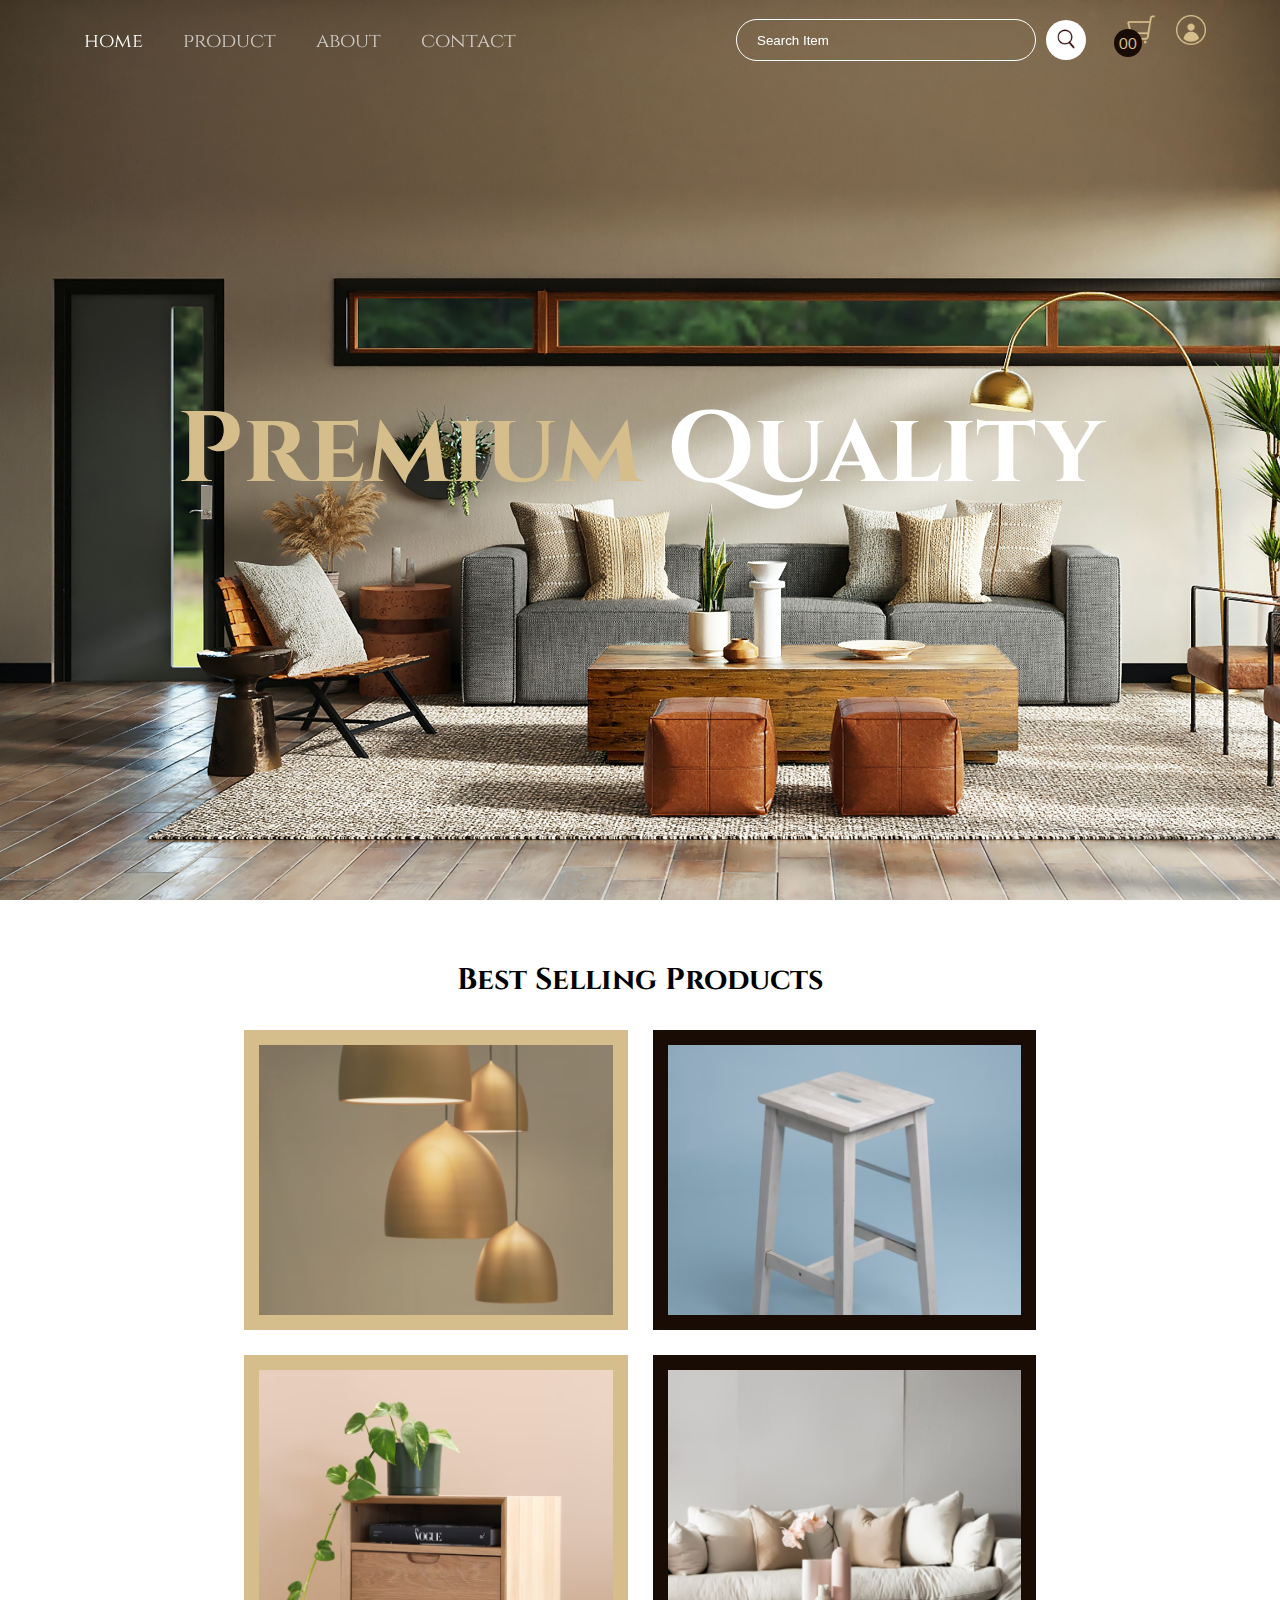
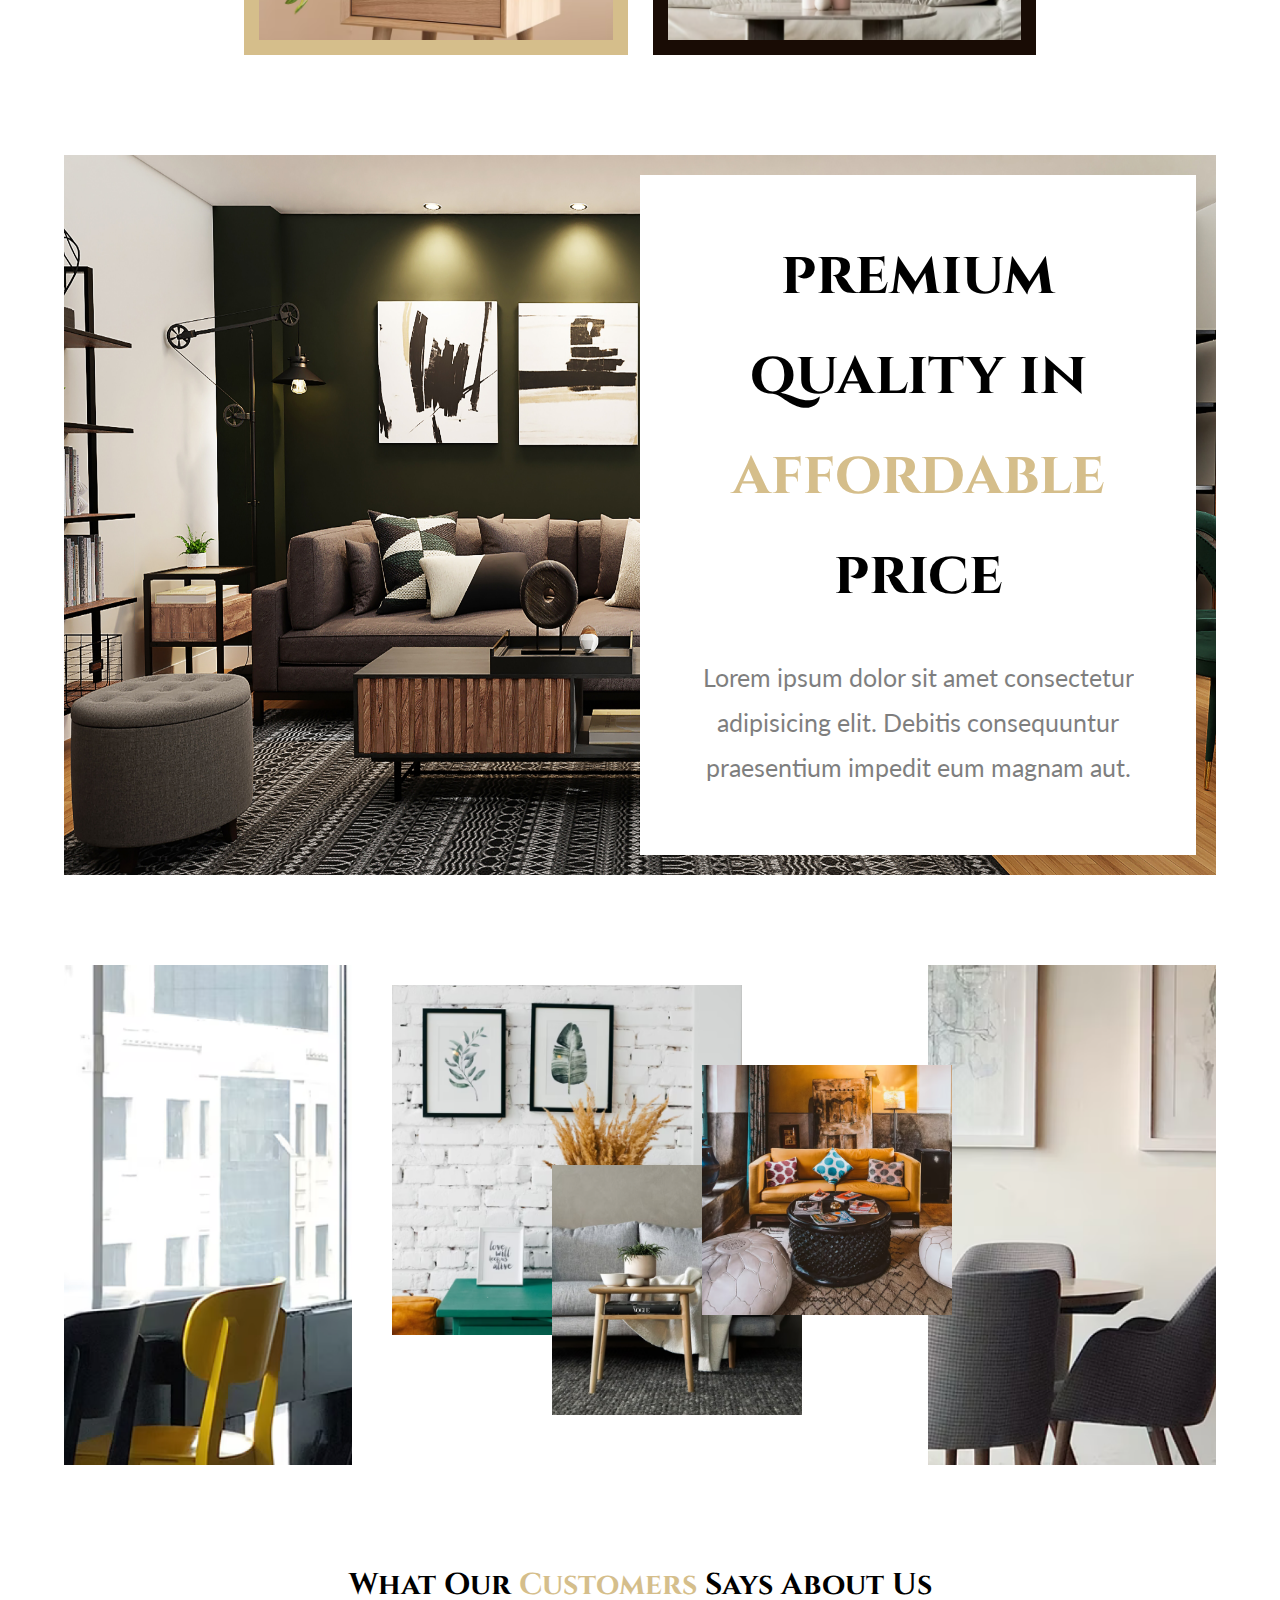
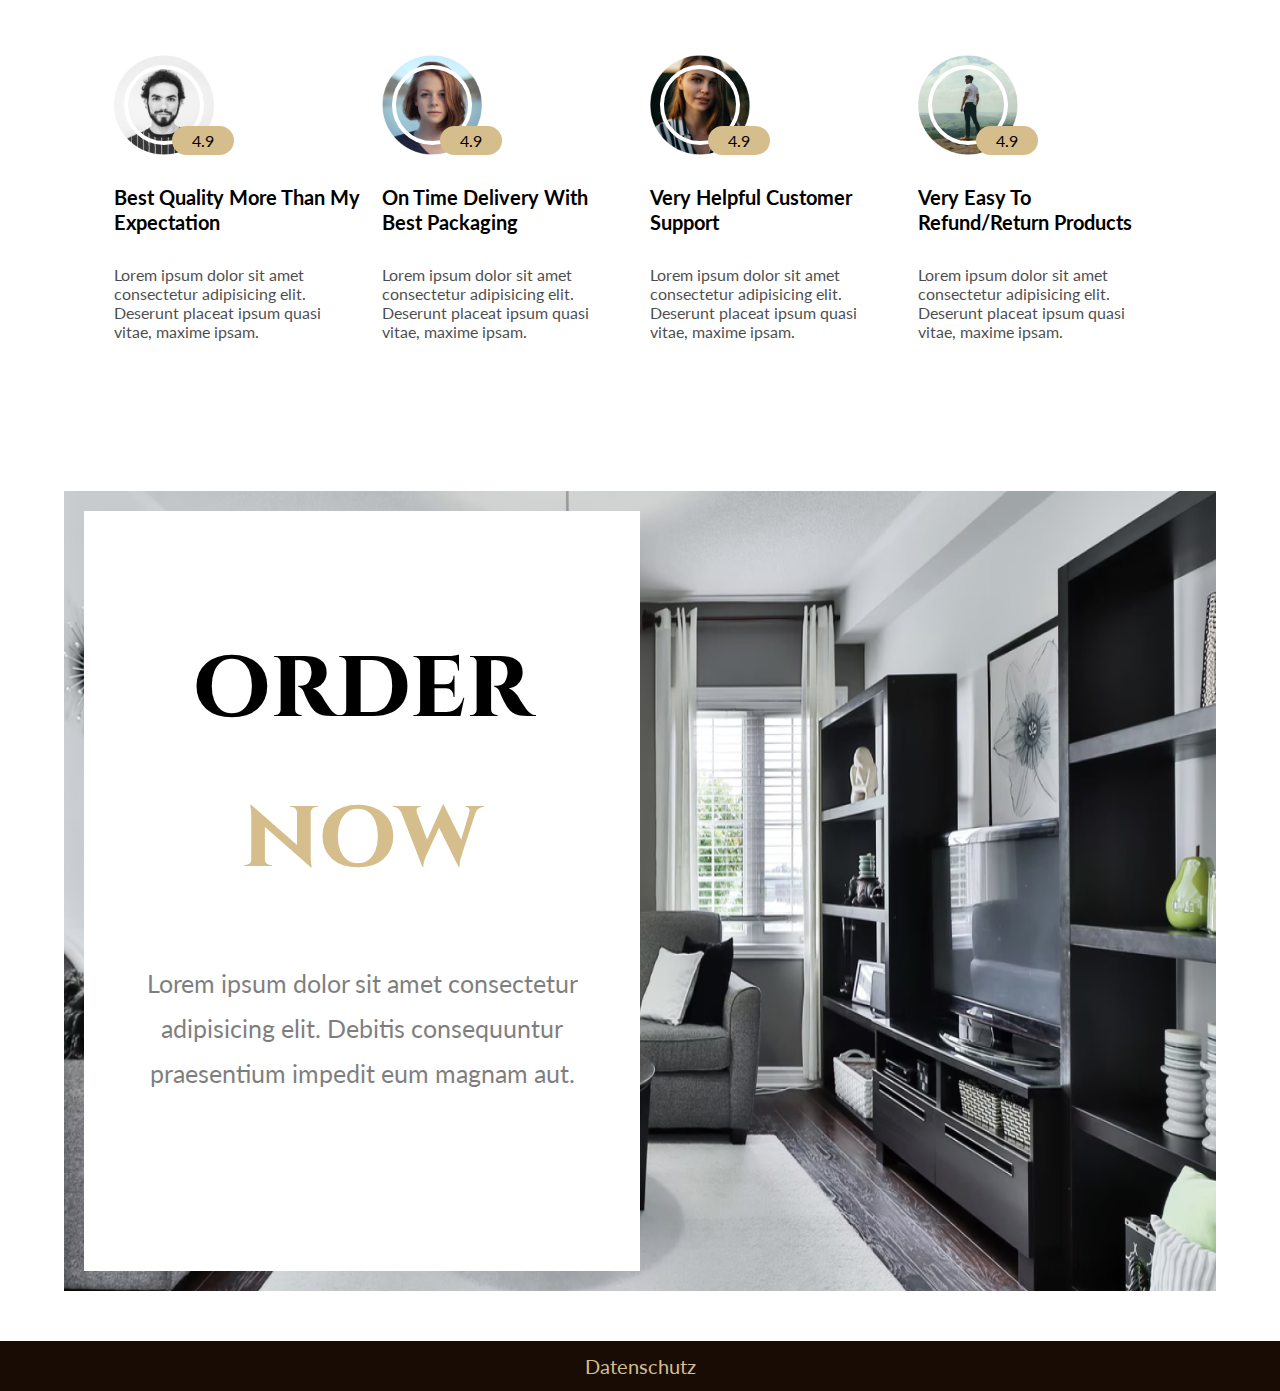
<file: index.html>
<!DOCTYPE html>
<html lang="en">
<head>
    <meta charset="UTF-8">
    <meta http-equiv="X-UA-Compatible" content="IE=edge">
    <meta name="viewport" content="width=device-width, initial-scale=1.0">
    <title>Online Store - Home Page</title>

    <link rel="preconnect" href="https://fonts.googleapis.com">
    <link rel="preconnect" href="https://fonts.gstatic.com" crossorigin>
    <link href="https://fonts.googleapis.com/css2?family=Cinzel&family=Lato&display=swap" rel="stylesheet">
    <link rel="stylesheet" href="css/style.css">
    <link rel="stylesheet" href="css/burger.css">

</head>
<body>

    <!-- navbar -->
    <nav class="navbar nav">
    </nav>

    <!-- header -->
    <header class="header-section">
        <h1 class="header-heading"><span>premium</span> quality</h1>
    </header>

    <!-- best selling products -->
    <section class="best-selling-product-section">
        <h1 class="section-title">best selling products</h1>
        <div class="product-container">
            <div class="product-card">
                <img src="img/product-1.png" class="product-img" alt="">
                <p class="product-name">lights →</p>
            </div>
            <div class="product-card">
                <img src="img/product-2.png" class="product-img" alt="">
                <p class="product-name">table →</p>
            </div>
            <div class="product-card">
                <img src="img/product-3.png" class="product-img" alt="">
                <p class="product-name">storage →</p>
            </div>
            <div class="product-card">
                <img src="img/product-4.png" class="product-img" alt="">
                <p class="product-name">sofa →</p>
            </div>
        </div>
    </section>

    <!-- mid section -->
    <section class="mid-section">
        <div class="section-item-container">
            <img src="img/bg-2.jpg" class="section-bg" alt="">
            <div class="section-info">
                <h1 class="title">premium quality in <span>affordable</span> price</h1>
                <p class="info">Lorem ipsum dolor sit amet consectetur adipisicing elit. Debitis consequuntur praesentium impedit eum magnam aut.</p>
            </div>
        </div>
    </section>

    <!-- image collage section -->
    <section class="image-mid-section">
        <div class="image-collage">
            <div class="image-collection">
                <img src="img/poster-1.png" class="collage-img" alt="">
                <img src="img/poster-2.png" class="collage-img" alt="">
                <img src="img/poster-3.png" class="collage-img" alt="">
            </div>
        </div>
    </section>
    
    <!-- review section -->
    <section class="review-section">
        <h1 class="section-title">what our <span>customers</span> says about us</h1>
        <div class="review-container">
            <div class="review-card">
                <div class="user-dp" data-rating="4.9"><img src="img/user 1.png" alt=""></div>
                <h2 class="review-title">best quality more than my expectation</h2>
                <p class="review">Lorem ipsum dolor sit amet consectetur adipisicing elit. Deserunt placeat ipsum quasi vitae, maxime ipsam.</p>
            </div>
            <div class="review-card">
                <div class="user-dp" data-rating="4.9"><img src="img/user 2.png" alt=""></div>
                <h2 class="review-title">on time delivery with best packaging</h2>
                <p class="review">Lorem ipsum dolor sit amet consectetur adipisicing elit. Deserunt placeat ipsum quasi vitae, maxime ipsam.</p>
            </div>
            <div class="review-card">
                <div class="user-dp" data-rating="4.9"><img src="img/user 3.png" alt=""></div>
                <h2 class="review-title">very helpful customer support</h2>
                <p class="review">Lorem ipsum dolor sit amet consectetur adipisicing elit. Deserunt placeat ipsum quasi vitae, maxime ipsam.</p>
            </div>
            <div class="review-card">
                <div class="user-dp" data-rating="4.9"><img src="img/user 4.png" alt=""></div>
                <h2 class="review-title">very easy to refund/return products</h2>
                <p class="review">Lorem ipsum dolor sit amet consectetur adipisicing elit. Deserunt placeat ipsum quasi vitae, maxime ipsam.</p>
            </div>
        </div>
    </section>

    <!-- end section -->
    <section class="end-section">
        <div class="section-item-container">
            <img src="img/bg-3.png" class="section-bg" alt="">
            <div class="section-info">
                <h1 class="title">order <span>now</span></h1>
                <p class="info">Lorem ipsum dolor sit amet consectetur adipisicing elit. Debitis consequuntur praesentium impedit eum magnam aut.</p>
            </div>
        </div>
    </section>

    <footer>Datenschutz</footer>

    <script src="js/nav.js"></script>
    <script src="js/home.js"></script>
    <script src="js/burger.js"></script>

</body>
</html>
</file>
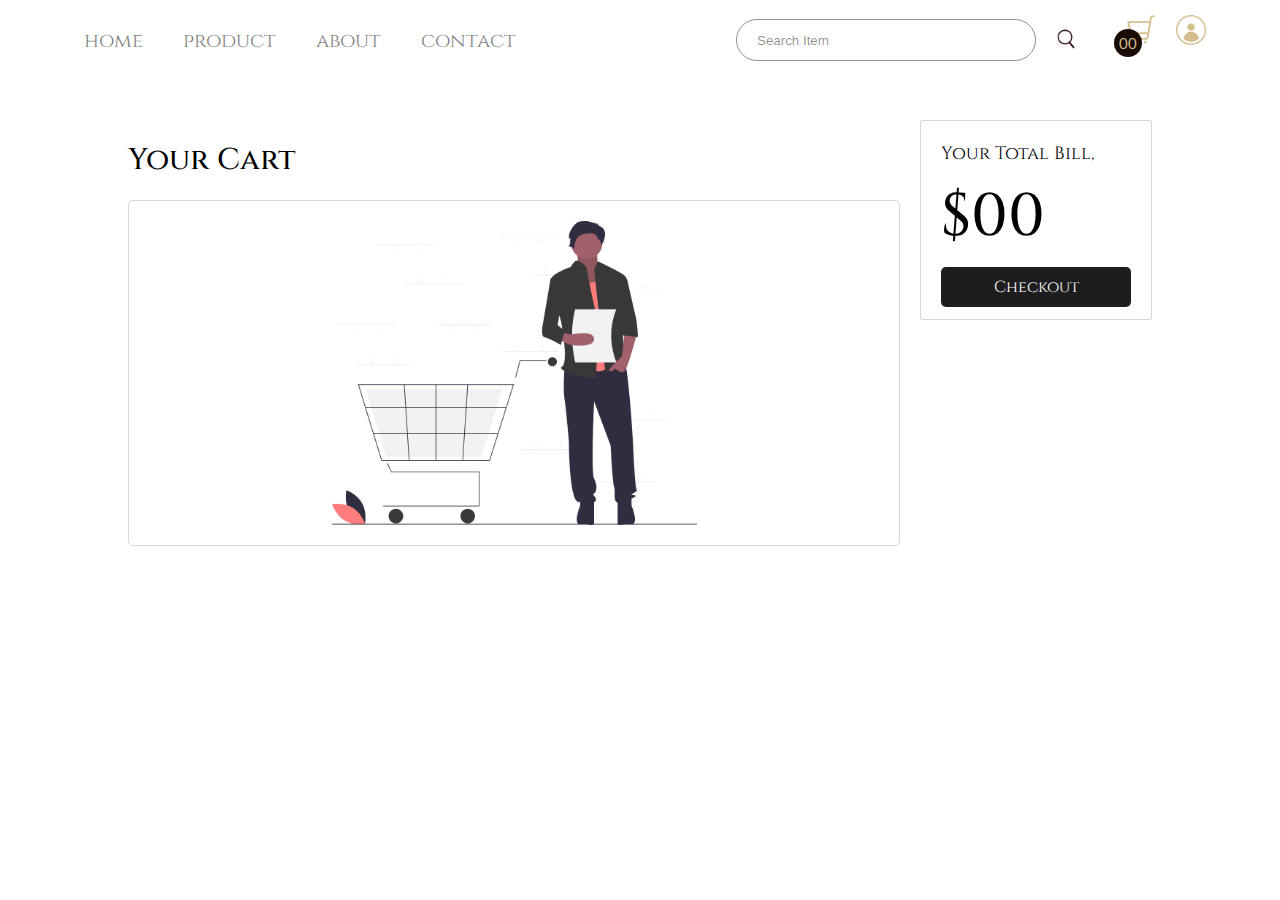
<file: cart.html>
<!DOCTYPE html>
<html lang="en">
<head>
    <meta charset="UTF-8">
    <meta http-equiv="X-UA-Compatible" content="IE=edge">
    <meta name="viewport" content="width=device-width, initial-scale=1.0">
    <title>Online Store : Cart</title>

    <link rel="preconnect" href="https://fonts.googleapis.com">
    <link rel="preconnect" href="https://fonts.gstatic.com" crossorigin>
    <link href="https://fonts.googleapis.com/css2?family=Cinzel&family=Lato&display=swap" rel="stylesheet">
    <link rel="stylesheet" href="css/style.css">
    <link rel="stylesheet" href="css/cart.css">
    <link rel="stylesheet" href="css/burger.css">

</head>
<body>

    <nav class="navbar dark"></nav>

    <div class="cart-section">
        <div class="product-list">
            <p class="section-heading">your cart</p>
            <div class="cart-container">
                <!-- <img src="img/empty-cart.png" class="empty-img" alt=""> -->
                <!-- <div class="sm-product">
                    <img src="img/product-1.png" class="sm-product-img" alt="">
                    <div class="sm-text">
                        <p class="sm-product-name">Product</p>
                        <p class="sm-des">short des</p>
                    </div>
                    <div class="item-counter">
                        <button class="counter-btn decrement">-</button>
                        <p class="item-count">1</p>
                        <button class="counter-btn increment">+</button>
                    </div>
                    <p class="sm-price">$299</p>
                    <button class="sm-delete-btn"><img src="img/close.png" alt=""></button>
                </div> -->
            </div>
        </div>

        <div class="checkout-section">
            <div class="checkout-box">
                <p class="text">your total bill,</p>
                <h1 class="bill">$00</h1>
                <a href="/checkout" class="checkout-btn">checkout</a>
            </div>
        </div>
    </div>

    <script src="js/nav.js"></script>
    <script src="js/home.js"></script>
    <script src="js/cart.js"></script>
    <script src="js/burger.js"></script>
    
</body>
</html>
</file>
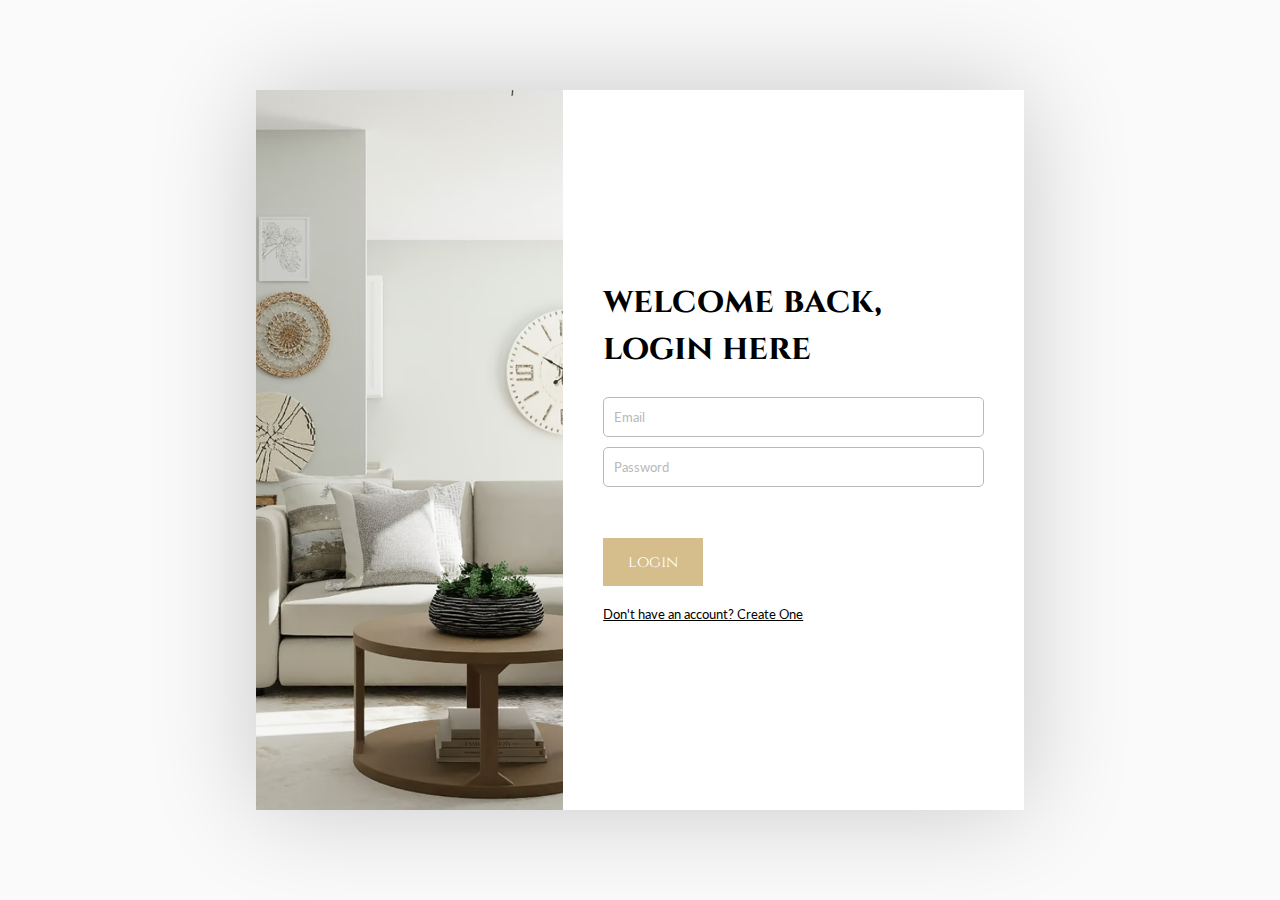
<file: login.html>
<!DOCTYPE html>
<html lang="en">
<head>
    <meta charset="UTF-8">
    <meta http-equiv="X-UA-Compatible" content="IE=edge">
    <meta name="viewport" content="width=device-width, initial-scale=1.0">
    <title>Online Store : Signup Here</title>

    <link rel="preconnect" href="https://fonts.googleapis.com">
    <link rel="preconnect" href="https://fonts.gstatic.com" crossorigin>
    <link href="https://fonts.googleapis.com/css2?family=Cinzel&family=Lato&display=swap" rel="stylesheet">
    <link rel="stylesheet" href="css/style.css">
    <link rel="stylesheet" href="css/form.css">

</head>
<body>

    <img src="img/loading.gif" class="loader" alt="">

    <section class="form-section">
        <div class="form-container">
            <img src="img/login-bg.png" class="form-img" alt="">
            <div class="form">
                <h1 class="form-heading">welcome back, login here</h1>
                <input type="email" autocomplete="off" id="email" placeholder="email">
                <input type="password" autocomplete="off" id="password" placeholder="password">
                <span class="error">**this is an error</span>

                <button class="submit-btn">login</button>
                <a href="/signup" class="other-form-link">Don't have an account? Create One</a>
            </div>
        </div>
    </section>
    
    <script src="js/common.js"></script>
    <script src="js/form.js"></script>

</body>
</html>
</file>
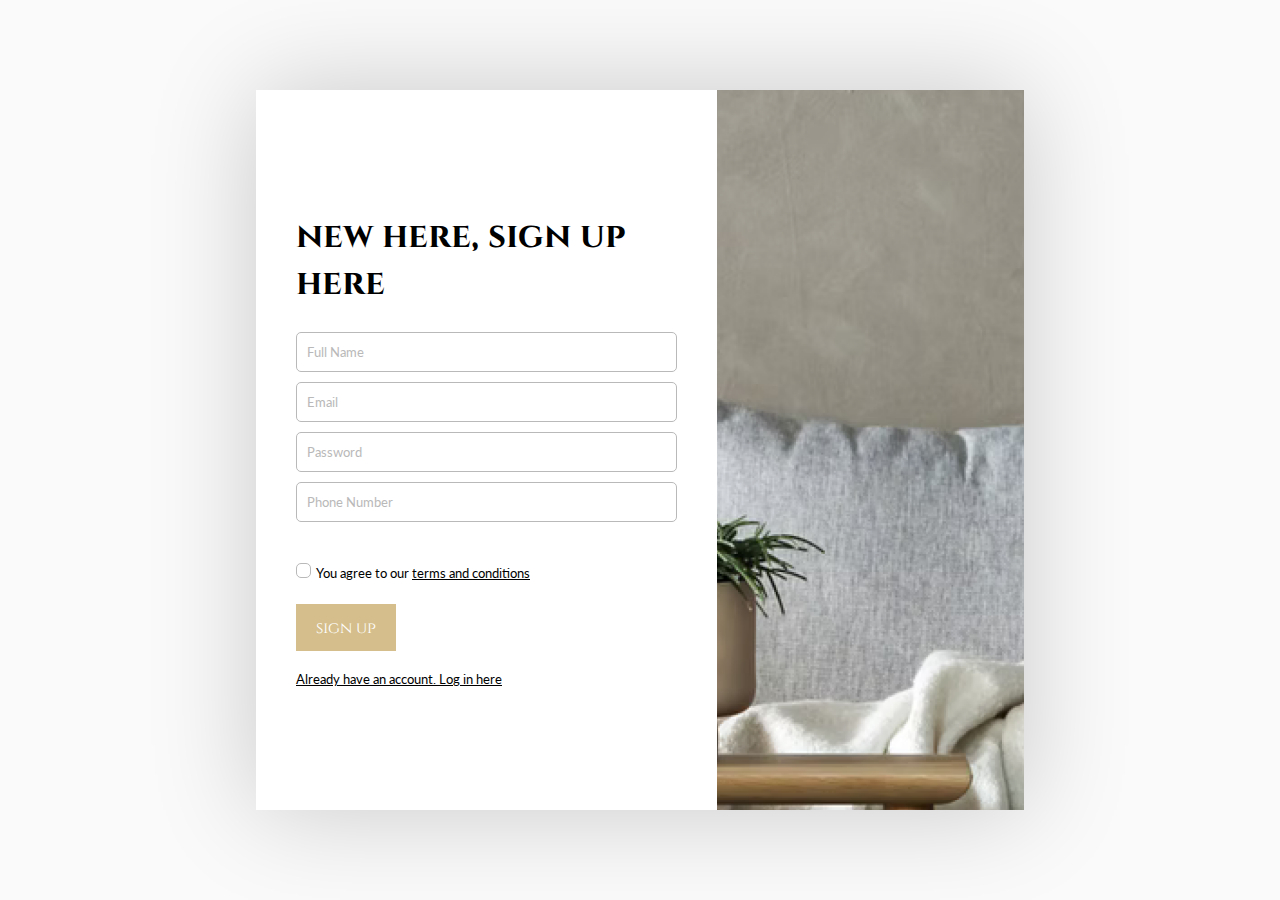
<file: signup.html>
<!DOCTYPE html>
<html lang="en">
<head>
    <meta charset="UTF-8">
    <meta http-equiv="X-UA-Compatible" content="IE=edge">
    <meta name="viewport" content="width=device-width, initial-scale=1.0">
    <title>Online Store : Signup Here</title>

    <link rel="preconnect" href="https://fonts.googleapis.com">
    <link rel="preconnect" href="https://fonts.gstatic.com" crossorigin>
    <link href="https://fonts.googleapis.com/css2?family=Cinzel&family=Lato&display=swap" rel="stylesheet">
    <link rel="stylesheet" href="css/style.css">
    <link rel="stylesheet" href="css/form.css">

</head>
<body>

    <img src="img/loading.gif" class="loader" alt="">

    <section class="form-section">
        <div class="form-container">
            <div class="form">
                <h1 class="form-heading">new here, sign up here</h1>
                <input type="text" autocomplete="off" id="name" placeholder="full name">
                <input type="email" autocomplete="off" id="email" placeholder="email">
                <input type="password" autocomplete="off" id="password" placeholder="password">
                <input type="number" autocomplete="off" id="number" placeholder="phone number">
                <span class="error">**this is an error</span>

                <div>
                    <input type="checkbox" id="tc"><label for="tc" class="tc-text">You agree to our <a href="#">terms and conditions</a></label>
                </div>

                <button class="submit-btn">sign up</button>
                <a href="/login" class="other-form-link">Already have an account. Log in here</a>
            </div>
            <img src="img/signup-bg.png" class="form-img" alt="">
        </div>
    </section>
    
    <script src="js/common.js"></script>
    <script src="js/form.js"></script>

</body>
</html>
</file>
<file: css/style.css>
*{
    margin: 0;
    padding: 0;
    box-sizing: border-box;
}

body{
    font-family: 'cinzel', serif;
}

.navbar{
    width: 100%;
    height: 80px;
    position: fixed;
    top: 0;
    left: 0;
    display: flex;
    z-index: 9;
    transition: .5s;
}

.navbar.bg, .navbar.dark{
    background: #fff;
}

.links-container{
    align-items: center;
    list-style: none;
}

.link{
    font-size: 20px;
    text-decoration: none;
    padding: 10px;
    opacity: 0.7;
    transition: .5s;
}

.navbar.bg .link, .navbar.dark .link{
    color: #000;
    opacity: 0.5;
}

.link.active, .link:hover, .navbar.bg .link:hover, .navbar.bg .link.active{
    opacity: 1;
}

.user-interactions{
    display: flex;
    position: absolute;
    top: 50%;
    transform: translateY(-50%);
}

.search-box{
    position: relative;
    height: 70px;
    overflow: hidden;
    display: flex;
    align-items: center;
    gap: 10px;
}

.search{
    height: 40px;
    border-radius: 30px;
    background: none;
    border: 1px solid #fff;
    color: #fff;
    text-transform: capitalize;
    outline: none;
}
.search::placeholder{
    color: #fff;
}

.navbar.bg .search, .navbar.bg .search::placeholder, .navbar.dark .search, .navbar.dark .search::placeholder{
    color: #00000070;
    border-color: #00000070;
}

.search-btn{
    position: relative;
    border: none;
    background: #fff;
    border-radius: 50%;
}

.search-btn img{
    object-fit: cover;
}

.cart, .user{
    position: relative;
    cursor: pointer;
}

.cart-icon, .user-icon{
    width: 100%;
    height: 100%;
    object-fit: cover;
}

.cart-item-count{
    font-family: 'lato', sans-serif;
    color: #d5be8b;
    padding: 5px;
    border-radius: 50%;
    background: #190c05;
    position: absolute;
}

.header-section{
    width: 100%;
    height: 100vh;
    background: url(../img/header.jpg);
    background-size: cover;
    background-position: 15%;
    display: flex;
    justify-content: center;
    align-items: center;
}

.header-heading{
    text-transform: capitalize;
    color: #fff;
}

.header-heading span{
    color: #d5be8b;
}

/* best selling product */

.best-selling-product-section{
    padding: 60px 5vw;
}

.section-title{
    text-transform: capitalize;
    font-size: 30px;
    margin-bottom: 30px;
}

.product-container{
    display: flex;
}

.product-card{
    border: 15px solid #d5be8b;
    width: 300px;
    height: 300px;
    overflow: hidden;
    position: relative;
    background: #d5be8b;
}

.product-card:nth-child(even){
    border-color: #190c05;
    background: #190c05;
}

.product-img{
    width: 100%;
    height: 100%;
    object-fit: cover;
    transition: .5s;
}

.product-name{
    position: absolute;
    color: #fff;
    text-transform: capitalize;
    font-family: 'lato', sans-serif;
    font-size: 25px;
    bottom: 20px;
    left: 50%;
    transform: translateX(-50%);
    opacity: 0;
    transition: .5s;
}

.product-card:hover .product-name{
    opacity: 1;
    cursor: pointer;
}

.product-card:hover .product-img{
    opacity: 0.5;
}

/* mid section */

.mid-section{
    width: 100%;
}

.section-item-container{
    width: 100%;
    height: 100%;
    position: relative;
    padding: 20px;
}

.section-bg{
    width: 100%;
    height: 100%;
    position: absolute;
    z-index: -1;
    top: 0;
    left: 0;
}

.section-info{
    height: 100%;
    background: #fff;
    display: block;
    text-align: center;
}


.title span{
    color: #d5be8b;
}

.info {
    font-family: 'lato', sans-serif;
    font-size: 25px;
    line-height: 45px;
    margin-top: 30px;
    opacity: 0.5;
}

/* image collage */

.image-mid-section{
    width: 100%;
}

.image-collage{
    height: 100%;
}

.image-collection{
    position: relative;
    display: block;
    width: 50%;
    height: 100%;
    background: #fff;
    margin: auto;
}

.collage-img{
    position: absolute;
    object-fit: cover;
    transition: .5s;
}

.collage-img:nth-child(1){
    top: 20px;
}

.collage-img:nth-child(2){
    top: 200px;
}

.collage-img:nth-child(3){
    top: 100px;
}

.collage-img:hover{
    transform: translateY(-10px);
}

/* review section */

.review-section{
    padding: 50px 5vw;
}

.section-title span{
    color: #d5be8b;
}

.review-container{
    display: flex;
}

.review-card{
    width: 250px;
    height: auto;
    font-family: 'lato', sans-serif;
}

.user-dp{
    width: 100px;
    height: 100px;
    border-radius: 50%;
    position: relative;
}

.user-dp img{
    width: 100%;
    height: 100%;
    object-fit: cover;
}

.user-dp::before{
    content: '';
    position: absolute;
    top: 10px;
    left: 10px;
    right: 10px;
    bottom: 10px;
    border: 4px solid #fff;
    border-radius: 50%;
}

.user-dp::after{
    content: attr(data-rating);
    position: absolute;
    bottom: 0;
    right: -20px;
    padding: 5px 20px;
    border-radius: 20px;
    background: #d5be8b;
}

.review-title{
    line-height: 25px;
    margin: 30px 0;
    text-transform: capitalize;
}

.review{
    opacity: 0.7;
}

.end-section{
    padding: 50px 5vw;
}

.end-section .section-info{
    margin: 0;
}

footer{
    font-family: 'lato', sans-serif;
    color: #d5be8b;
    background: #190c05;
    width: 100%;
    height: 50px;
    line-height: 50px;
    text-align: center;
    text-transform: capitalize;
    font-size: 20px;
}

.user-icon-popup{
    position: absolute;
    top: 200%;
    padding: 20px;
    background: #fff;
    font-family: 'lato', sans-serif;
    width: 180px;
    right: 0;
    border-radius: 5px;
    text-align: center;
    border: 1px solid #190c05;
    display: none;
}

.user-icon-popup.active{
    display: block;
}

.user-icon-popup p{
    font-size: 1.2rem;
    text-transform: capitalize;
    line-height: 2rem;
}

.user-icon-popup a{
    display: block;
    margin: 20px auto 0;
    text-decoration: none;
    color: #fff;
    background: #d5be8b;
    padding: 10px;
    width: 100px;
    text-transform: capitalize;
    border-radius: 5px;
}

/* media  min-width: 1381px */
@media (min-width: 1381px) {
    .product-container {
        justify-content: space-between;
    }
}

/* media  min-width: 1200px */
@media (min-width: 1200px) {
    .link-item{
        margin: 10px;
    }
    .search-box{
        width: 350px;
        margin-right: 30px;
    }
    .mid-section{
        height: 800px;
    }
    .title{
        font-size: 60px;
        line-height: 100px;
    }
    .info {
        font-size: 25px;
        line-height: 45px;
    }
    .collage-img:nth-child(1){
        left: 40px;
    }
    .collage-img:nth-child(2){
        left: 200px;
    }
    .collage-img:nth-child(3){
        left: 350px;
    }
    .review-container{
        margin: 50px;
        justify-content: flex-start;
        gap: 20px;
    }
    .review-title{
        font-size: 20px;
    }
    .end-section .title{
        font-size: 100px;
        line-height: 150px;
    }
}

/* media  min-width: 992px */
@media (min-width: 992px) {
    .nav__menu {
      display: flex;
      align-items: center;
      list-style: none;
    }
    .mid-section{
        padding: 40px 5vw;
    }
    .end-section .title{
        margin: 50px;
    }
    .best-selling-product-section{
        padding: 60px 5vw;
    }
    .links-container{
        display: flex;
    }
    .link{
        color: #fff;
    }
    .header-heading{
        font-size: 100px;
    }
    .end-section .section-item-container{
        height: 800px;
    }
}

/* media  min-width: 768px */
@media (min-width: 768px) {
    .section-info{
        margin-left: auto;
        padding: 50px;
    }
    .image-collage{
        width: 100%;
        background: url(../img/bg-1.png);
        background-size: cover;
    }
    .image-mid-section{
        height: 600px;
        padding: 50px 5vw;
    }
}

/* media  min-width: 576px */
@media (min-width: 576px) {
    .collage-img:nth-child(1){
        width: 350px;
        height: 350px;
    }
    .collage-img:nth-child(2){
        width: 250px;
        height: 250px;
    }
    .collage-img:nth-child(3){
        width: 250px;
        height: 250px;
    }
}

/* media  min-width: 460px */
@media (min-width: 460px) {
    .section-info{
        width: 50%;
    }
    .navbar{
        padding-left: 5vw;
    }
    .user-interactions{
        right: 5vw;
    }
    .search{
        width: 100%;
        padding: 20px;
    }
    .search-btn{
        min-width: 40px;
        height: 40px;
    }
    .search-btn img{
        width: 60%;
        height: 60%;
    }
    .cart, .user{
        width: 30px;
        height: 30px;
        margin: 10px;
    }
    .cart-item-count{
        font-size: 15px;
        bottom: -12px;
        left: -12px;
    }
}



/* media  (max-width: 1380.8px) and (min-width: 768px) */
@media (max-width: 1380.8px) and (min-width: 768px) {
    .product-container {
        justify-content: center;
    }
}

/* media (max-width: 1380.8px) and (min-width: 992px) */
@media (max-width: 1380.8px) and (min-width: 992px) {
    .product-card {
        flex: 0 0 33.333%;
    }
}

/* media (max-width: 1199.8px) and (min-width: 576px) */
@media (max-width: 1199.8px) and (min-width: 576px) {
    .search-box {
        width: 320px;
        margin-right: 25px;
    }
}

/* media (max-width: 1199.8px) and (min-width: 992px) */
@media (max-width: 1199.8px) and (min-width: 992px) {
    .mid-section {
        height: 700px;
    }
    .title {
        font-size: 50px;
        line-height: 80px;
    }
    .info {
        font-size: 20px;
        line-height: 35px;
    }
    .collage-img:nth-child(1) {
        left: 30px;
    }
    .collage-img:nth-child(2) {
        left: 180px;
    }
    .collage-img:nth-child(3) {
        left: 330px;
    }
    .end-section .title {
        font-size: 80px;
        line-height: 130px;
    }
}

/* media (max-width: 991.8px) and (min-width: 768px) */
@media (max-width: 991.8px) and (min-width: 768px) {
    .product-card {
        flex: 0 0 33.333%;
    }
    .mid-section {
        height: 600px;
        padding: 30px 5vw;
    }
    .title {
        font-size: 40px;
        line-height: 60px;
    }
    .info {
        font-size: 15px;
        line-height: 25px;
    }
    .end-section .title {
        font-size: 70px;
        line-height: 130px;
        margin: 23px;
    }
    .end-section .section-item-container {
        height: 700px;
    }
}

/* media (max-width: 991.8px) and (min-width: 576px) */
@media (max-width: 991.8px) and (min-width: 576px) {
    .collage-img:nth-child(1) {
        left: 0px;
    }
    .collage-img:nth-child(2) {
        left: 140px;
    }
    .collage-img:nth-child(3) {
        left: 280px;
    }
    .review-card {
        flex: 0 0 33.33%;
    }

}

/* media (max-width: 991.8px) and (min-width: 460px) */
@media (max-width: 991.8px) and (min-width: 460px) {
    .header-heading {
        font-size: 80px;
        text-align: center;
    }
}

/* media (max-width: 767.8px) and (min-width: 576px) */
@media (max-width: 767.8px) and (min-width: 576px) {
    .mid-section {
        height: 550px;
        padding: 30px 5vw;
    }
    .title {
        font-size: 30px;
        line-height: 50px;
    }
    .info {
        font-size: 12px;
        line-height: 20px;
    }
    .end-section .title {
        font-size: 58px;
        line-height: 110px;
        margin: 15px;
    }
    .end-section .section-item-container {
        height: 600px;
    }
    .section-info {
        margin-left: 0px;
        padding: 40px 25px;
    }
    .image-mid-section {
        height: 550px;
        padding: 50px 5vw;
    }
}

/* media (max-width: 575.8px) and (min-width: 460px) */
@media (max-width: 575.8px) and (min-width: 460px) {
    .search-box {
        width: 250px;
        margin-right: 10px;
    }
    .title {
        font-size: 25px;
        line-height: 40px;
    }
    .info {
        font-size: 12px;
        line-height: 15px;
    }
    .collage-img:nth-child(1) {
        width: 300px;
        height: 300px;
        left: 0px;
    }
    .collage-img:nth-child(2) {
        width: 200px;
        height: 200px;
        left: 130px;
    }
    .collage-img:nth-child(3) {
        width: 150px;
        height: 150px;
        left: 270px;
    }
    .end-section .title {
        font-size: 44px;
        line-height: 95px;
        margin: 12px;
    }
    .end-section .section-item-container {
        height: 450px;
    }
}

/* media  max-width: 1380.8px */
@media (max-width: 1380.8px) {
    .product-container {
        flex-wrap: wrap;
        gap: 25px;
    }

    .section-title {
        text-align: center;
    }
}

/* media (max-width: 1199.8px) */
@media (max-width: 1199.8px) {
    .link-item {
        margin: 4px;
    }
    .review-container {
        margin: 30px;
        justify-content: space-around;
        gap: 30px;
    }
    .review-title {
        font-size: 17px;
    }

}

/* media (max-width: 991.8px) */
@media (max-width: 991.8px) {
    .nav__menu  {
        position: fixed;
        top: 79px;
        left: -100%;
        width: 35%;
        padding: 20px;
        background-color: #ffffff;
        transition: 0.5s;
        border-radius: 1px;
    }
    .menu-open {
        left: 0px;
    }
    .best-selling-product-section {
        padding: 30px 5vw;
    }
    .links-container {
        display: block;
    }
    .link-item {
        border-bottom: 1px solid rgba(0, 0, 0, 0.2);
    }
    .link {
        color: #000;
    }
    .review-container {
        flex-wrap: wrap;
    }
}

/* media (max-width: 767.8px) */
@media (max-width: 767.8px) {
    .product-container {
        justify-content: center;
    }
    .product-card {
        flex: 1 1 50%;
    }
    .section-item-container {
        display: flex;
        justify-content: center;
    }
    .image-collage {
        width: 0;
        background: none;
    }
}

/* media (max-width: 575.8px) */
@media (max-width: 575.8px) {

    .link {
        font-size: 15px;
        padding: 5px;
    }
    .section-info {
        margin-left: 0px;
        padding: 40px 15px;
    }
    .mid-section {
        height: 450px;
        padding: 30px 5vw;
    }
    
    .image-mid-section {
        height: 450px;
        padding: 20px 5vw;
    }
    .review-card {
        flex: 0 0 100%;
        max-width: 300px;
    }
    .user-dp {
        margin: auto;
    }
    .review-section {
        padding: 30px 5vw;
    }
}


/* media (max-width: 459.8px) */
@media (max-width: 459.8px) {
    .header-heading {
        font-size: 65px;
        text-align: center;
    }
    .navbar {
        padding-left: 3vw;
    }
    .user-interactions {
        right: 3vw;
    }
    .search-box {
        width: 200px;
        margin-right: -12px;
        gap: 5px;
    }
    .search {
        width: 70%;
        padding: 15px;
    }
    .search-btn {
        min-width: 35px;
        height: 35px;
    }
    .search-btn img {
        width: 50%;
        height: 50%;
    }
    .cart, .user {
        width: 25px;
        height: 25px;
        margin: 5px;
    }
    .cart-item-count {
        font-size: 10px;
        bottom: -8px;
        left: -8px;
    }
    .section-title {
        font-size: 24px;
    }
    .section-info {
        width: 60%;
    }
    .title {
        font-size: 20px;
        line-height: 30px;
    }
    .info {
        font-size: 12px;
        line-height: 16px;
    }
    .collage-img:nth-child(1) {
        width: 220px;
        height: 220px;
        left: -10px;
    }
    .collage-img:nth-child(2) {
        width: 180px;
        height: 180px;
        left: 70px;
    }
    .collage-img:nth-child(3) {
        width: 150px;
        height: 150px;
        left: 150px;
    }
    .end-section .section-item-container {
        height: 400px;
    }
    .end-section .title {
        font-size: 32px;
        line-height: 80px;
        margin: 10px;
    }
}
</file>
<file: css/burger.css>
@media (max-width: 991.8px) {
  .nav__toggle {
    display: block;
    position: relative;
    margin-top: 32px;
    width: 30px;
    height: 18px;
    border: none;
    cursor: pointer;
    background-color: inherit;
    z-index: 5;
  }
  .nav__toggle span, .nav__toggle::before, .nav__toggle::after {
    content: "";
    transition: all 0.3s ease 0s;
    left: 0px;
    position: absolute;
    width: 100%;
    height: 2px;
    background-color: #ffffff;
  }
  .nav__toggle::before {
    top: 0px;
  }
  .nav__toggle::after {
    bottom: 0px;
  }
  .nav__toggle span {
    top: calc(50% - 1px);
  }
  .menu-open .nav__toggle span {
    transform: scale(0);
  }
  .menu-open .nav__toggle::before {
    transform: rotate(45deg);
    top: calc(50% - 1px);
  }
  .menu-open .nav__toggle::after {
    transform: rotate(-45deg);
    bottom: calc(50% - 1px);
  }
  .navbar.dark .nav__toggle span, .navbar.dark .nav__toggle::before, .navbar.dark .nav__toggle::after   {
    background-color: #d5be8b;
  }
  .navbar.bg .nav__toggle span, .navbar.bg .nav__toggle::before, .navbar.bg .nav__toggle::after   {
    background-color: #d5be8b;
  }
}
</file>
<file: css/cart.css>
.cart-section{
    margin-top: 100px;
    width: 100%;
    padding: 20px 10vw;
    display: flex;
    justify-content: space-between;
    gap: 20px;
}

.product-list{
    width: 70%;
}

.section-heading{
    font-size: 30px;
    font-weight: 500;
    margin: 20px 0;
    text-transform: capitalize;
}

.cart-container{
    width: 100%;
    padding: 20px;
    border-radius: 5px;
    border: 1px solid #d8d8d8;
    margin-bottom: 60px;
    font-family: 'lato', sans-serif;
}

.empty-img{
    width: 50%;
    display: block;
    margin: auto;
}

.sm-product{
    width: 100%;
    height: 100px;
    display: flex;
    justify-content: space-between;
    align-items: center;
    overflow: hidden;
    position: relative;
    margin-bottom: 20px;
}

.cart-container .sm-product:last-child{
    margin-bottom: 0;
}

.sm-product-img{
    height: 100px;
    width: 100px;
    object-fit: cover;
    border-radius: 5px;
}

.sm-text{
    width: 50%;
}

.sm-product-name{
    font-size: 25px;
    font-weight: 700;
    text-transform: capitalize;
    margin-bottom: 10px;
}

.sm-des{
    font-size: 18px;
    opacity: 0.5;
    line-height: 25px;
    text-transform: capitalize;
    margin-top: 10px;
}

.item-counter{
    width: 90px;
    height: 30px;
    display: flex;
    margin-right: 20px;
}

.counter-btn, .item-count{
    width: 30px;
    height: 30px;
}

.counter-btn{
    background-color: #f3f3f3;
    border: 1px solid rgb(216, 216, 216);
    border-radius: 1px;
    cursor: pointer;
}

.item-count{
    text-align: center;
    line-height: 30px;
    background: #f5f5f5;
}

.sm-price{
    font-size: 50px;
    font-weight: 500;
    color: #383838;
}

.sm-delete-btn{
    position: absolute;
    top: 5px;
    left: 5px;
    width: 30px;
    height: 30px;
    border-radius: 50%;
    display: flex;
    justify-content: center;
    align-items: center;
    background: #fff;
    border: 1px solid rgb(216, 216, 216);
    z-index: 2;
    cursor: pointer;
}

.sm-delete-btn img{
    height: 15px;
}


.checkout-box{
    width: 100%;
    height: 200px;
    border-radius: 2px;
    border: 1px solid #d8d8d8;
    padding: 20px;
}

.text{
    text-transform: capitalize;
    font-size: 18px;
}

.checkout-btn, .place-order-btn{
    display: block;
    width: 100%;
    border: none;
    outline: none;
    cursor: pointer;
    height: 40px;
    border-radius: 5px;
    background: #1d1d1d;
    color: #fff;
    color: #fff;
    text-align: center;
    line-height: 40px;
    text-transform: capitalize;
    text-decoration: none;
}

.bill{
    font-weight: 500;
    margin: 10px 0;
}

@media (min-width: 768px) {
    .product-list {
        width: 100%;
    }
    .checkout-section {
        width: 30%;
    }
    .bill {
        font-size: 60px;
    }
}

@media (max-width: 767.8px) {
    .cart-section {
        flex-wrap: wrap;
    }
    .section-heading {
        text-align: center;
    }
    .product-list {
        width: 100%;
    }
    .checkout-section {
        width: 100%;
    }
    .bill {
        font-size: 50px;
    }
}
</file>
<file: css/form.css>
.loader{
    position: fixed;
    top: 50%;
    left: 50%;
    transform: translate(-50%, -50%);
    width: 100px;
    z-index: 5;
    display: none;
}

.form-section{
    width: 100%;
    height: 100vh;
    position: relative;
    display: flex;
    justify-content: center;
    align-items: center;
    background: #fafafa;
}

.form-container{
    min-width: 300px;
    height: 80vh;
    background: #fff;
    overflow: hidden;
    z-index: 2;
    display: flex;
    box-shadow: 0 0 100px rgba(0, 0, 0, 0.2);
}

.form-img{
    height: 100%;
    object-fit: cover;
}

.form{
    padding: 20px 40px;
    display: flex;
    flex-direction: column;
    justify-content: center;
}

.form-heading{
    font-size: 35px;
    margin-bottom: 20px;
}

input, textarea{
    width: 100%;
    height: 40px;
    border: 1px solid #b9b9b9;
    margin: 5px 0;
    padding: 10px;
    line-height: 40px;
    font-family: 'lato', sans-serif;
    color: #000;
    outline: none;
    border-radius: 5px;
}

::placeholder{
    color: #b9b9b9;
    text-transform: capitalize;
}

input::-webkit-inner-spin-button{
    -webkit-appearance: none;
    margin: 0;
}

input:focus, textarea:focus{
    border: 2px solid #d5be8b;
}

input:focus::placeholder, textarea:focus::placeholder{
    color: #d5be8b;
}

.error{
    display: block;
    font-size: .8rem;
    color: rgb(255, 41, 41);
    margin: 5px 0;
    text-transform: capitalize;
    font-family: 'lato', sans-serif;
    user-select: none;
    opacity: 0;
}

.error.show{
    opacity: 1;
}

#tc{
    -webkit-appearance: none;
    width: 15px;
    height: 15px;
    padding: 0;
    border: 1px solid #b9b9b9;
    cursor: pointer;
    position: relative;
    margin-top: 10px;
    margin-bottom: 0;
}

#tc:checked{
    background: #d5be8b;
}

#tc::before{
    content: '';
    position: absolute;
    top: 0;
    left: 0;
    bottom: 0;
    right: 0;
    background: url(../img/check.png);
    background-size: contain;
    display: none;
}

#tc:checked::before{
    display: block;
}

.tc-text{
    margin-left: 5px;
    font-size: .8rem;
    font-family: 'lato', sans-serif;
}

.tc-text a{
    color: #000;
}

.submit-btn{
    display: block;
    margin: 20px 0;
    width: 100px;
    padding: .8rem 0;
    border-radius: 0;
    background: #d5be8b;
    color: #fff;
    font-family: 'cinzel';
    border: none;
    outline: none;
    cursor: pointer;
    font-size: 1rem;
}

.other-form-link{
    font-family: 'lato', sans-serif;
    color: #000;
    font-size: .8rem;
}

@media (min-width: 992px) {
    .form-container {
        width: 60%;
    }
}

@media (min-width: 460px) {
    .form-img{
        width: 40%;
    }
    .form{
        width: 60%;
    }
}

@media (max-width: 991.8px) and (min-width: 576px){
    .form-container {
        width: 90%;
    }
}
@media (max-width: 575.8px) and (min-width: 460px) {
    .form-container {
        width: 100%;
        height: 100vh;
    }
}

@media (max-width: 459.8px) {
    .form-img {
        width: 0%;
    }
    .form {
        width: 100%;
    }
}
</file>
